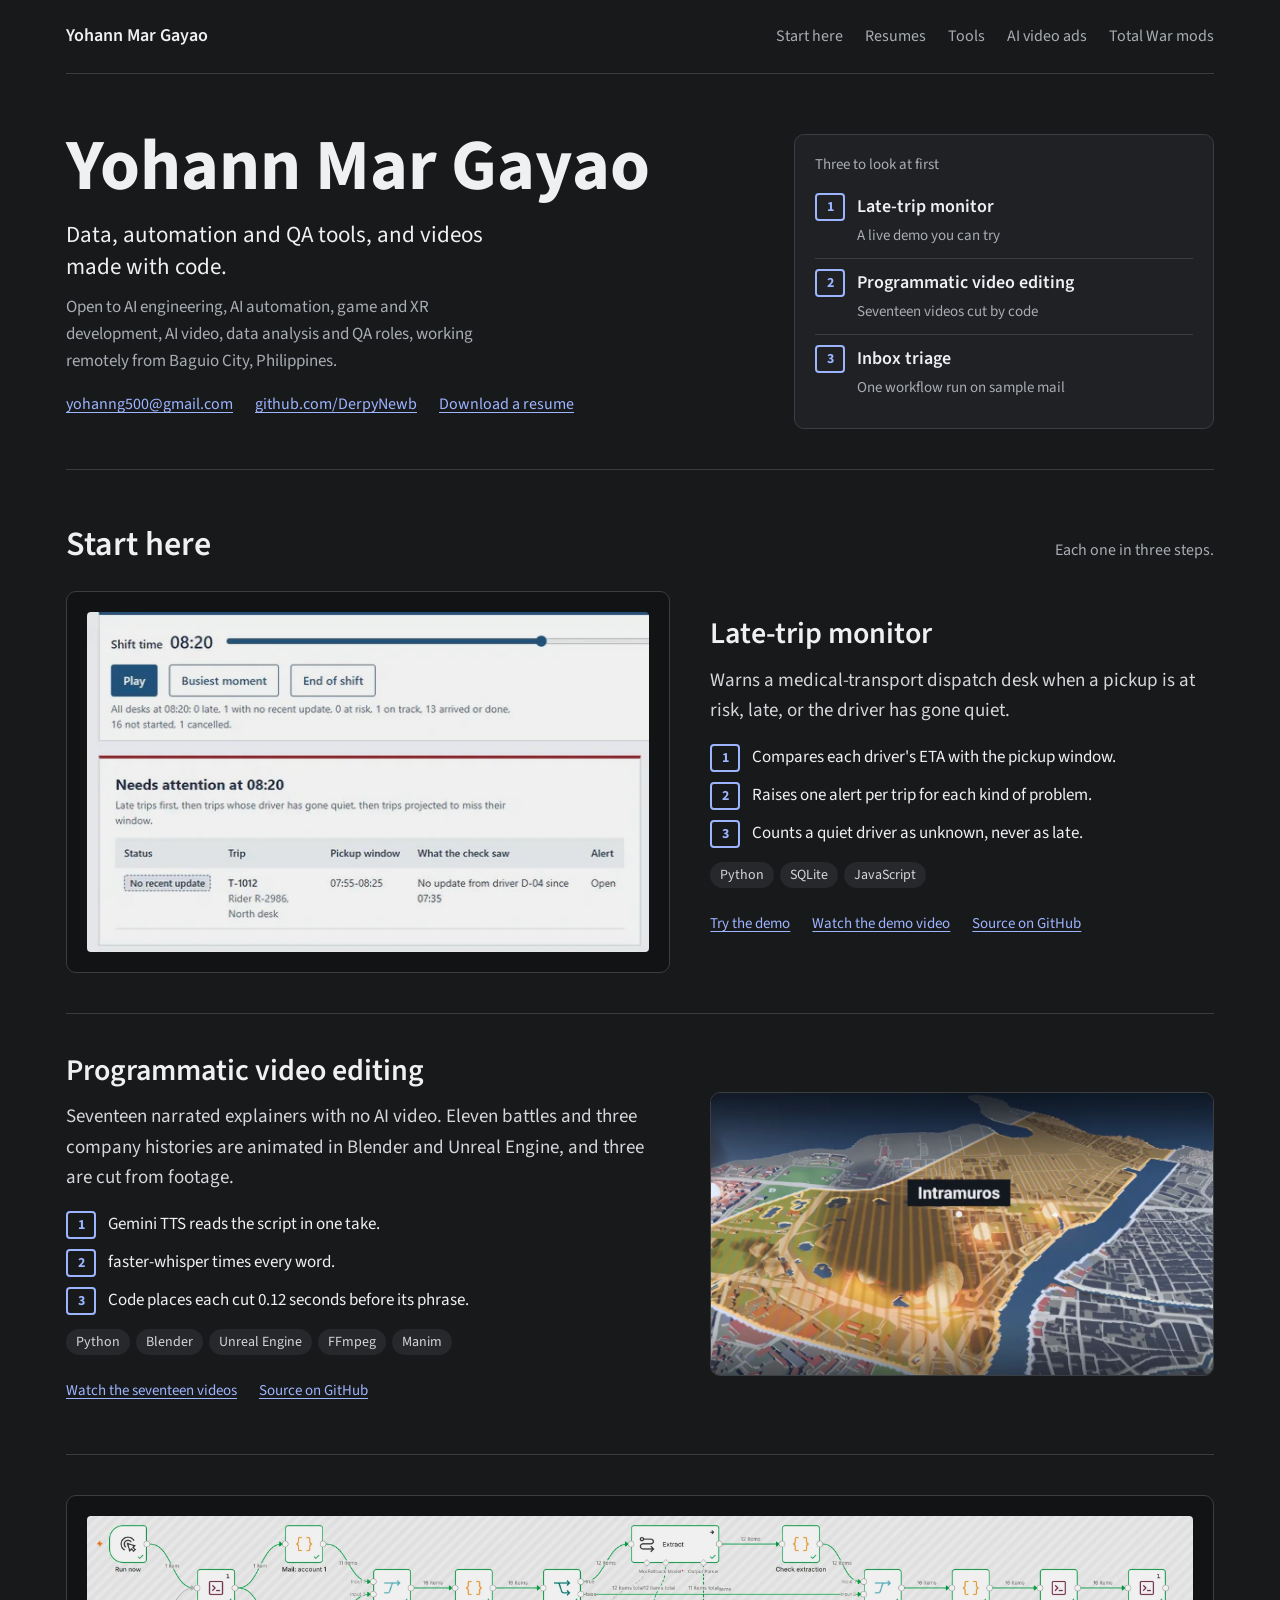
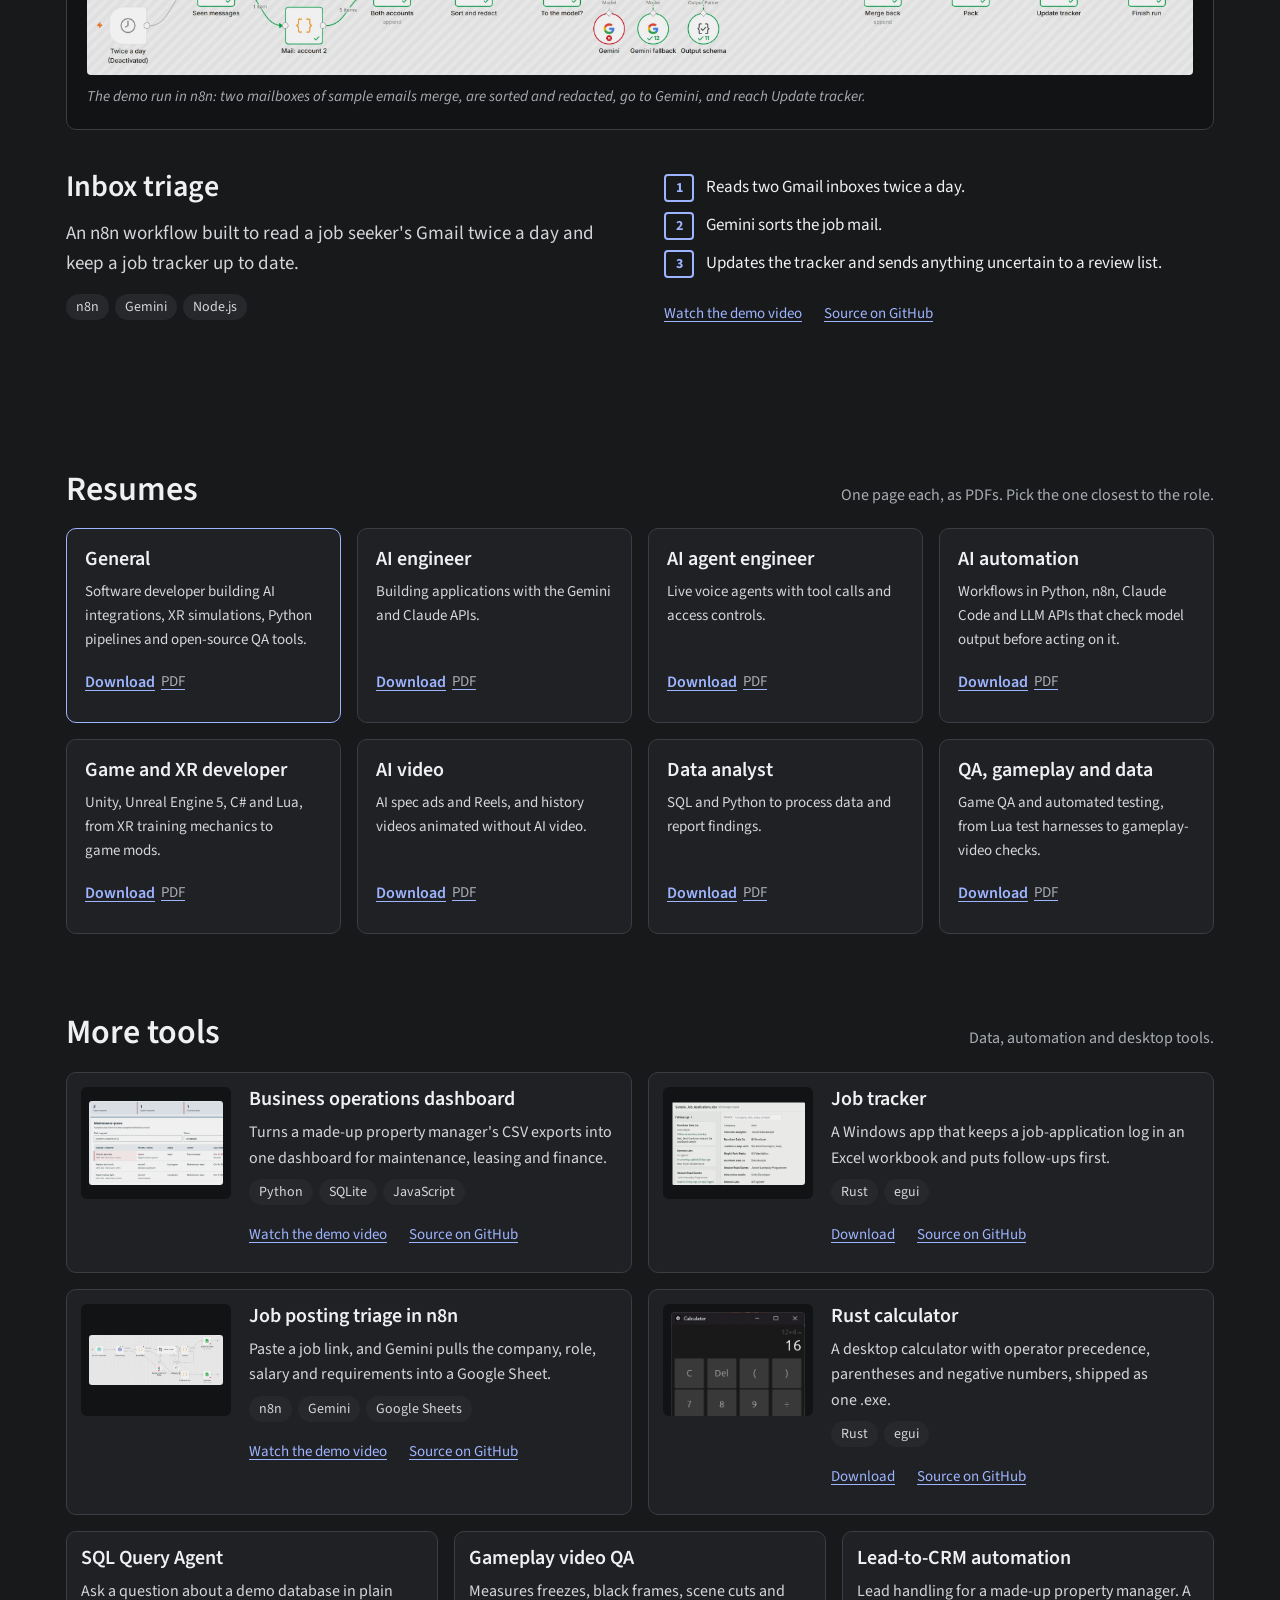
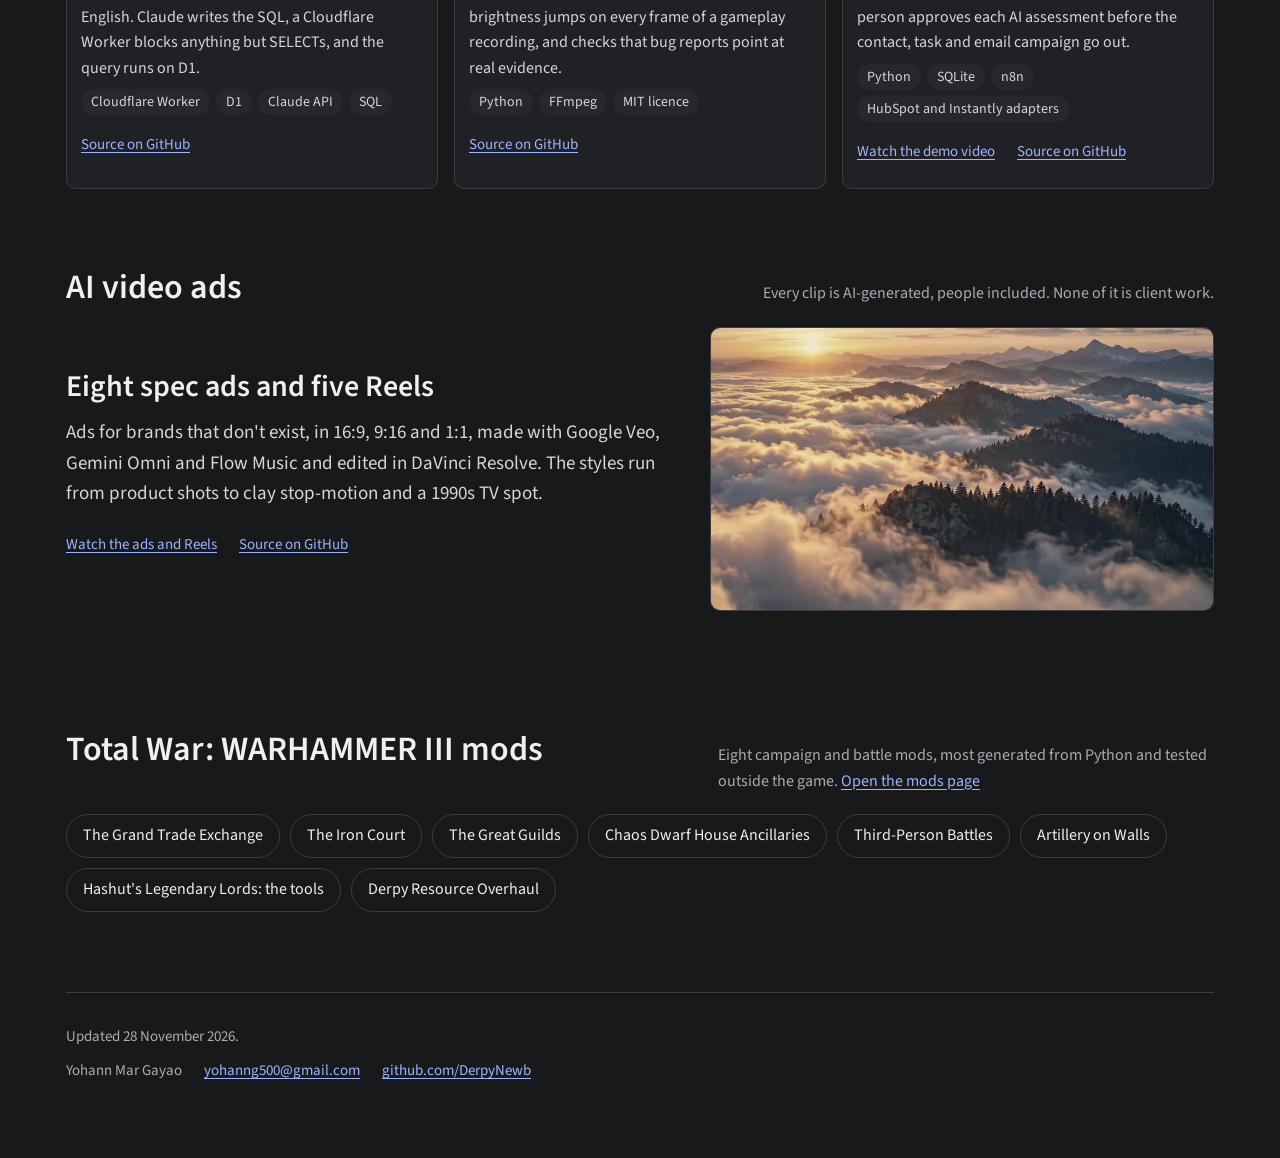
<file: index.html>
<!doctype html>
<html lang="en">
<head>
<meta charset="utf-8">
<meta name="viewport" content="width=device-width, initial-scale=1">
<title>Yohann Mar Gayao, projects</title>
<meta name="description" content="AI, automation, data and QA tools, videos made with code, and resumes to download, by Yohann Mar Gayao, with Total War: WARHAMMER III mods on their own page.">
<link rel="icon" href="data:,">
<link rel="preconnect" href="https://fonts.googleapis.com">
<link rel="preconnect" href="https://fonts.gstatic.com" crossorigin>
<link href="https://fonts.googleapis.com/css2?family=Source+Sans+3:ital,wght@0,400;0,600;0,700;1,400&display=swap" rel="stylesheet">
<link rel="stylesheet" href="style.css">
<script>document.documentElement.classList.add('js')</script>
</head>
<body>
<div class="wrap">
<div class="bar">
  <a class="brand" href="#top">Yohann Mar Gayao</a>
  <nav aria-label="On this page"><a href="#start">Start here</a><a href="#resumes">Resumes</a><a href="#tools">Tools</a><a href="#video">AI video ads</a><a href="#mods">Total War mods</a></nav>
</div>

<header class="top" id="top">
  <div>
    <h1>Yohann Mar Gayao</h1>
    <p class="tagline">Data, automation and QA tools, and videos made with code.</p>
    <p class="role">Open to AI engineering, AI automation, game and XR development, AI video, data analysis and QA roles, working remotely from Baguio City, Philippines.</p>
    <ul class="reach">
      <li><a href="mailto:yohanng500@gmail.com">yohanng500@gmail.com</a></li>
      <li><a href="https://github.com/DerpyNewb">github.com/DerpyNewb</a></li>
      <li><a href="#resumes">Download a resume</a></li>
    </ul>
  </div>
  <nav class="index" aria-label="Three to look at first">
    <p>Three to look at first</p>
    <ol>
      <li><a href="#late-trip"><span class="n">1</span><b>Late-trip monitor</b><span>A live demo you can try</span></a></li>
      <li><a href="#video-editing"><span class="n">2</span><b>Programmatic video editing</b><span>Seventeen videos cut by code</span></a></li>
      <li><a href="#inbox-triage"><span class="n">3</span><b>Inbox triage</b><span>One workflow run on sample mail</span></a></li>
    </ol>
  </nav>
</header>

<main>
<section id="start" aria-labelledby="start-title" style="margin-top: 56px">
  <div class="head"><h2 id="start-title">Start here</h2><p>Each one in three steps.</p></div>

  <article class="case" id="late-trip">
    <div class="shot ui"><img src="img/late-trip.webp" width="580" height="350" alt="The demo at 08:20 in the sample shift. One trip needs attention because its driver has gone quiet."></div>
    <div class="txt">
      <h3>Late-trip monitor</h3>
      <p class="say">Warns a medical-transport dispatch desk when a pickup is at risk, late, or the driver has gone quiet.</p>
      <ol class="steps">
        <li><span class="n">1</span><span>Compares each driver's ETA with the pickup window.</span></li>
        <li><span class="n">2</span><span>Raises one alert per trip for each kind of problem.</span></li>
        <li><span class="n">3</span><span>Counts a quiet driver as unknown, never as late.</span></li>
      </ol>
      <ul class="stack"><li>Python</li><li>SQLite</li><li>JavaScript</li></ul>
      <p class="links"><a href="https://derpynewb.github.io/late-trip-monitor/">Try the demo<span class="vh">: Late-trip monitor</span></a><a href="https://youtu.be/g_FwG51fp8w">Watch the demo video<span class="vh">: Late-trip monitor</span></a><a href="https://github.com/DerpyNewb/late-trip-monitor">Source on GitHub<span class="vh">: Late-trip monitor</span></a></p>
    </div>
  </article>

  <article class="case flip" id="video-editing">
    <div class="shot"><img src="img/manila.webp" width="1080" height="608" alt="Manila in 3D during the 1945 battle: Intramuros, labelled, glows with fires under amber stripes marking Japanese-held ground, and the Pasig runs beside it."></div>
    <div class="txt">
      <h3>Programmatic video editing</h3>
      <p class="say">Seventeen narrated explainers with no AI video. Eleven battles and three company histories are animated in Blender and Unreal Engine, and three are cut from footage.</p>
      <ol class="steps">
        <li><span class="n">1</span><span>Gemini TTS reads the script in one take.</span></li>
        <li><span class="n">2</span><span>faster-whisper times every word.</span></li>
        <li><span class="n">3</span><span>Code places each cut 0.12 seconds before its phrase.</span></li>
      </ol>
      <ul class="stack"><li>Python</li><li>Blender</li><li>Unreal Engine</li><li>FFmpeg</li><li>Manim</li></ul>
      <p class="links"><a href="https://derpynewb.github.io/programmatic-video-editing/">Watch the seventeen videos</a><a href="https://github.com/DerpyNewb/programmatic-video-editing">Source on GitHub<span class="vh">: Programmatic video editing</span></a></p>
    </div>
  </article>

  <article class="case wide" id="inbox-triage">
    <figure class="shot ui"><img src="img/inbox-triage.webp" width="3400" height="490" alt="The inbox triage workflow on the n8n canvas, from Run now to Finish run."><figcaption>The demo run in n8n: two mailboxes of sample emails merge, are sorted and redacted, go to Gemini, and reach Update tracker.</figcaption></figure>
    <div class="txt">
      <div>
        <h3>Inbox triage</h3>
        <p class="say">An n8n workflow built to read a job seeker's Gmail twice a day and keep a job tracker up to date.</p>
        <ul class="stack"><li>n8n</li><li>Gemini</li><li>Node.js</li></ul>
      </div>
      <ol class="steps">
        <li><span class="n">1</span><span>Reads two Gmail inboxes twice a day.</span></li>
        <li><span class="n">2</span><span>Gemini sorts the job mail.</span></li>
        <li><span class="n">3</span><span>Updates the tracker and sends anything uncertain to a review list.</span></li>
      </ol>
      <p class="links"><a href="https://youtu.be/6HLKQQUJvLs">Watch the demo video<span class="vh">: Inbox triage</span></a><a href="https://github.com/DerpyNewb/inbox-triage">Source on GitHub<span class="vh">: Inbox triage</span></a></p>
    </div>
  </article>
</section>

<section id="resumes" aria-labelledby="resumes-title">
  <div class="head"><h2 id="resumes-title">Resumes</h2><p>One page each, as PDFs. Pick the one closest to the role.</p></div>
  <ul class="resumes">
    <li><h3>General</h3><p>Software developer building AI integrations, XR simulations, Python pipelines and open-source QA tools.</p><a href="resumes/Yohann_Mar_Gayao_Resume.pdf" download>Download<span class="vh"> the general resume</span><span class="facts">PDF</span></a></li>
    <li><h3>AI engineer</h3><p>Building applications with the Gemini and Claude APIs.</p><a href="resumes/Yohann_Mar_Gayao_Resume_AI_Engineer.pdf" download>Download<span class="vh"> the AI engineer resume</span><span class="facts">PDF</span></a></li>
    <li><h3>AI agent engineer</h3><p>Live voice agents with tool calls and access controls.</p><a href="resumes/Yohann_Mar_Gayao_Resume_AI_Agent_Engineer.pdf" download>Download<span class="vh"> the AI agent engineer resume</span><span class="facts">PDF</span></a></li>
    <li><h3>AI automation</h3><p>Workflows in Python, n8n, Claude Code and LLM APIs that check model output before acting on it.</p><a href="resumes/Yohann_Mar_Gayao_Resume_AI_Automation.pdf" download>Download<span class="vh"> the AI automation resume</span><span class="facts">PDF</span></a></li>
    <li><h3>Game and XR developer</h3><p>Unity, Unreal Engine 5, C# and Lua, from XR training mechanics to game mods.</p><a href="resumes/Yohann_Mar_Gayao_Resume_Game_XR_Developer.pdf" download>Download<span class="vh"> the game and XR developer resume</span><span class="facts">PDF</span></a></li>
    <li><h3>AI video</h3><p>AI spec ads and Reels, and history videos animated without AI video.</p><a href="resumes/Yohann_Mar_Gayao_Resume_AI_Video.pdf" download>Download<span class="vh"> the AI video resume</span><span class="facts">PDF</span></a></li>
    <li><h3>Data analyst</h3><p>SQL and Python to process data and report findings.</p><a href="resumes/Yohann_Mar_Gayao_Resume_Data_Analyst.pdf" download>Download<span class="vh"> the data analyst resume</span><span class="facts">PDF</span></a></li>
    <li><h3>QA, gameplay and data</h3><p>Game QA and automated testing, from Lua test harnesses to gameplay-video checks.</p><a href="resumes/Yohann_Mar_Gayao_Resume_QA.pdf" download>Download<span class="vh"> the QA resume</span><span class="facts">PDF</span></a></li>
  </ul>
</section>

<section id="tools" aria-labelledby="tools-title">
  <div class="head"><h2 id="tools-title">More tools</h2><p>Data, automation and desktop tools.</p></div>
  <div class="rows">
    <article class="mini">
      <div class="th"><img src="img/dashboard.webp" loading="lazy" width="720" height="450" alt="Open, urgent and overdue counts above the maintenance queue."></div>
      <div class="txt"><h3>Business operations dashboard</h3>
        <p>Turns a made-up property manager's CSV exports into one dashboard for maintenance, leasing and finance.</p>
        <ul class="stack"><li>Python</li><li>SQLite</li><li>JavaScript</li></ul>
        <p class="links"><a href="https://youtu.be/l6K9MAj0voo">Watch the demo video<span class="vh">: Business operations dashboard</span></a><a href="https://github.com/DerpyNewb/business-operations-dashboard">Source on GitHub<span class="vh">: Business operations dashboard</span></a></p></div>
    </article>
    <article class="mini">
      <div class="th"><img src="img/job-tracker.webp" loading="lazy" width="720" height="450" alt="The tracker with a list of applications and a follow-up column showing four that need attention."></div>
      <div class="txt"><h3>Job tracker</h3>
        <p>A Windows app that keeps a job-application log in an Excel workbook and puts follow-ups first.</p>
        <ul class="stack"><li>Rust</li><li>egui</li></ul>
        <p class="links"><a href="https://github.com/DerpyNewb/job-tracker/releases/latest">Download<span class="vh">: Job tracker</span></a><a href="https://github.com/DerpyNewb/job-tracker">Source on GitHub<span class="vh">: Job tracker</span></a></p></div>
    </article>
    <article class="mini">
      <div class="th"><img src="img/n8n.webp" loading="lazy" width="850" height="320" alt="The workflow on the n8n canvas: form, fetch, clean, extract fields, validate, then append to the tracker or log the failure."></div>
      <div class="txt"><h3>Job posting triage in n8n</h3>
        <p>Paste a job link, and Gemini pulls the company, role, salary and requirements into a Google Sheet.</p>
        <ul class="stack"><li>n8n</li><li>Gemini</li><li>Google Sheets</li></ul>
        <p class="links"><a href="https://youtu.be/S-9qHvaUG3E">Watch the demo video<span class="vh">: Job posting triage</span></a><a href="https://github.com/DerpyNewb/automation-portfolio">Source on GitHub<span class="vh">: Job posting triage</span></a></p></div>
    </article>
    <article class="mini">
      <div class="th"><img src="img/calculator.webp" loading="lazy" width="322" height="492" alt="The calculator showing 12+4 = 16."></div>
      <div class="txt"><h3>Rust calculator</h3>
        <p>A desktop calculator with operator precedence, parentheses and negative numbers, shipped as one .exe.</p>
        <ul class="stack"><li>Rust</li><li>egui</li></ul>
        <p class="links"><a href="https://github.com/DerpyNewb/rust-calculator/releases/latest">Download<span class="vh">: Rust calculator</span></a><a href="https://github.com/DerpyNewb/rust-calculator">Source on GitHub<span class="vh">: Rust calculator</span></a></p></div>
    </article>
  </div>
  <div class="rows trio">
    <article class="mini"><div class="txt"><h3>SQL Query Agent</h3>
      <p>Ask a question about a demo database in plain English. Claude writes the SQL, a Cloudflare Worker blocks anything but SELECTs, and the query runs on D1.</p>
      <ul class="stack"><li>Cloudflare Worker</li><li>D1</li><li>Claude API</li><li>SQL</li></ul>
      <p class="links"><a href="https://github.com/DerpyNewb/SQL-Agent-Demo">Source on GitHub<span class="vh">: SQL Query Agent</span></a></p></div>
    </article>
    <article class="mini"><div class="txt"><h3>Gameplay video QA</h3>
      <p>Measures freezes, black frames, scene cuts and brightness jumps on every frame of a gameplay recording, and checks that bug reports point at real evidence.</p>
      <ul class="stack"><li>Python</li><li>FFmpeg</li><li>MIT licence</li></ul>
      <p class="links"><a href="https://github.com/DerpyNewb/gameplay-video-qa">Source on GitHub<span class="vh">: Gameplay video QA</span></a></p></div>
    </article>
    <article class="mini"><div class="txt"><h3>Lead-to-CRM automation</h3>
      <p>Lead handling for a made-up property manager. A person approves each AI assessment before the contact, task and email campaign go out.</p>
      <ul class="stack"><li>Python</li><li>SQLite</li><li>n8n</li><li>HubSpot and Instantly adapters</li></ul>
      <p class="links"><a href="https://youtu.be/FQTKF4tTyXI">Watch the demo video<span class="vh">: Lead-to-CRM automation</span></a><a href="https://github.com/DerpyNewb/lead-crm-automation">Source on GitHub<span class="vh">: Lead-to-CRM automation</span></a></p></div>
    </article>
  </div>
</section>

<section id="video" aria-labelledby="video-title">
  <div class="head"><h2 id="video-title">AI video ads</h2><p>Every clip is AI-generated, people included. None of it is client work.</p></div>
  <article class="case flip" style="padding-top: 0; border: 0">
    <div class="shot"><img src="img/mistline.webp" loading="lazy" width="1280" height="720" alt="Forested ridges above a sea of cloud at sunrise."></div>
    <div class="txt">
      <h3>Eight spec ads and five Reels</h3>
      <p class="say">Ads for brands that don't exist, in 16:9, 9:16 and 1:1, made with Google Veo, Gemini Omni and Flow Music and edited in DaVinci Resolve. The styles run from product shots to clay stop-motion and a 1990s TV spot.</p>
      <p class="links"><a href="https://derpynewb.github.io/ai-video-ads/">Watch the ads and Reels</a><a href="https://github.com/DerpyNewb/ai-video-ads">Source on GitHub<span class="vh">: AI video ads</span></a></p>
    </div>
  </article>
</section>

<section id="mods" aria-labelledby="mods-title">
  <div class="head"><h2 id="mods-title">Total War: WARHAMMER&nbsp;III mods</h2><p>Eight campaign and battle mods, most generated from Python and tested outside the game. <a href="mods.html">Open the mods page</a></p></div>
  <ul class="modlist">
    <li><a href="mods.html#grand-trade-exchange">The Grand Trade Exchange</a></li>
    <li><a href="mods.html#iron-court">The Iron Court</a></li>
    <li><a href="mods.html#great-guilds">The Great Guilds</a></li>
    <li><a href="mods.html#house-ancillaries">Chaos Dwarf House Ancillaries</a></li>
    <li><a href="mods.html#third-person-battles">Third-Person Battles</a></li>
    <li><a href="mods.html#artillery-on-walls">Artillery on Walls</a></li>
    <li><a href="mods.html#hashut-legendary-lords">Hashut's Legendary Lords: the tools</a></li>
    <li><a href="mods.html#resource-overhaul">Derpy Resource Overhaul</a></li>
  </ul>
</section>
</main>

<footer>
  <p>Updated 28 November 2026.</p>
  <ul class="contact">
    <li>Yohann Mar Gayao</li>
    <li><a href="mailto:yohanng500@gmail.com">yohanng500@gmail.com</a></li>
    <li><a href="https://github.com/DerpyNewb">github.com/DerpyNewb</a></li>
  </ul>
</footer>

</div>
<script>
const blocks = document.querySelectorAll('header.top > div > *, .index li, .head, .case, .resumes li, .mini, .modlist li');
if ('IntersectionObserver' in window) {
  const seen = new IntersectionObserver(entries => {
    let i = 0;
    for (const e of entries) {
      if (!e.isIntersecting) continue;
      e.target.style.setProperty('--d', Math.min(i++ * 60, 300) + 'ms');
      e.target.classList.add('in');
      seen.unobserve(e.target);
    }
  }, { rootMargin: '0px 0px -6% 0px' });
  blocks.forEach(el => seen.observe(el));
} else {
  blocks.forEach(el => el.classList.add('in'));
}
</script>
</body>
</html>
</file>
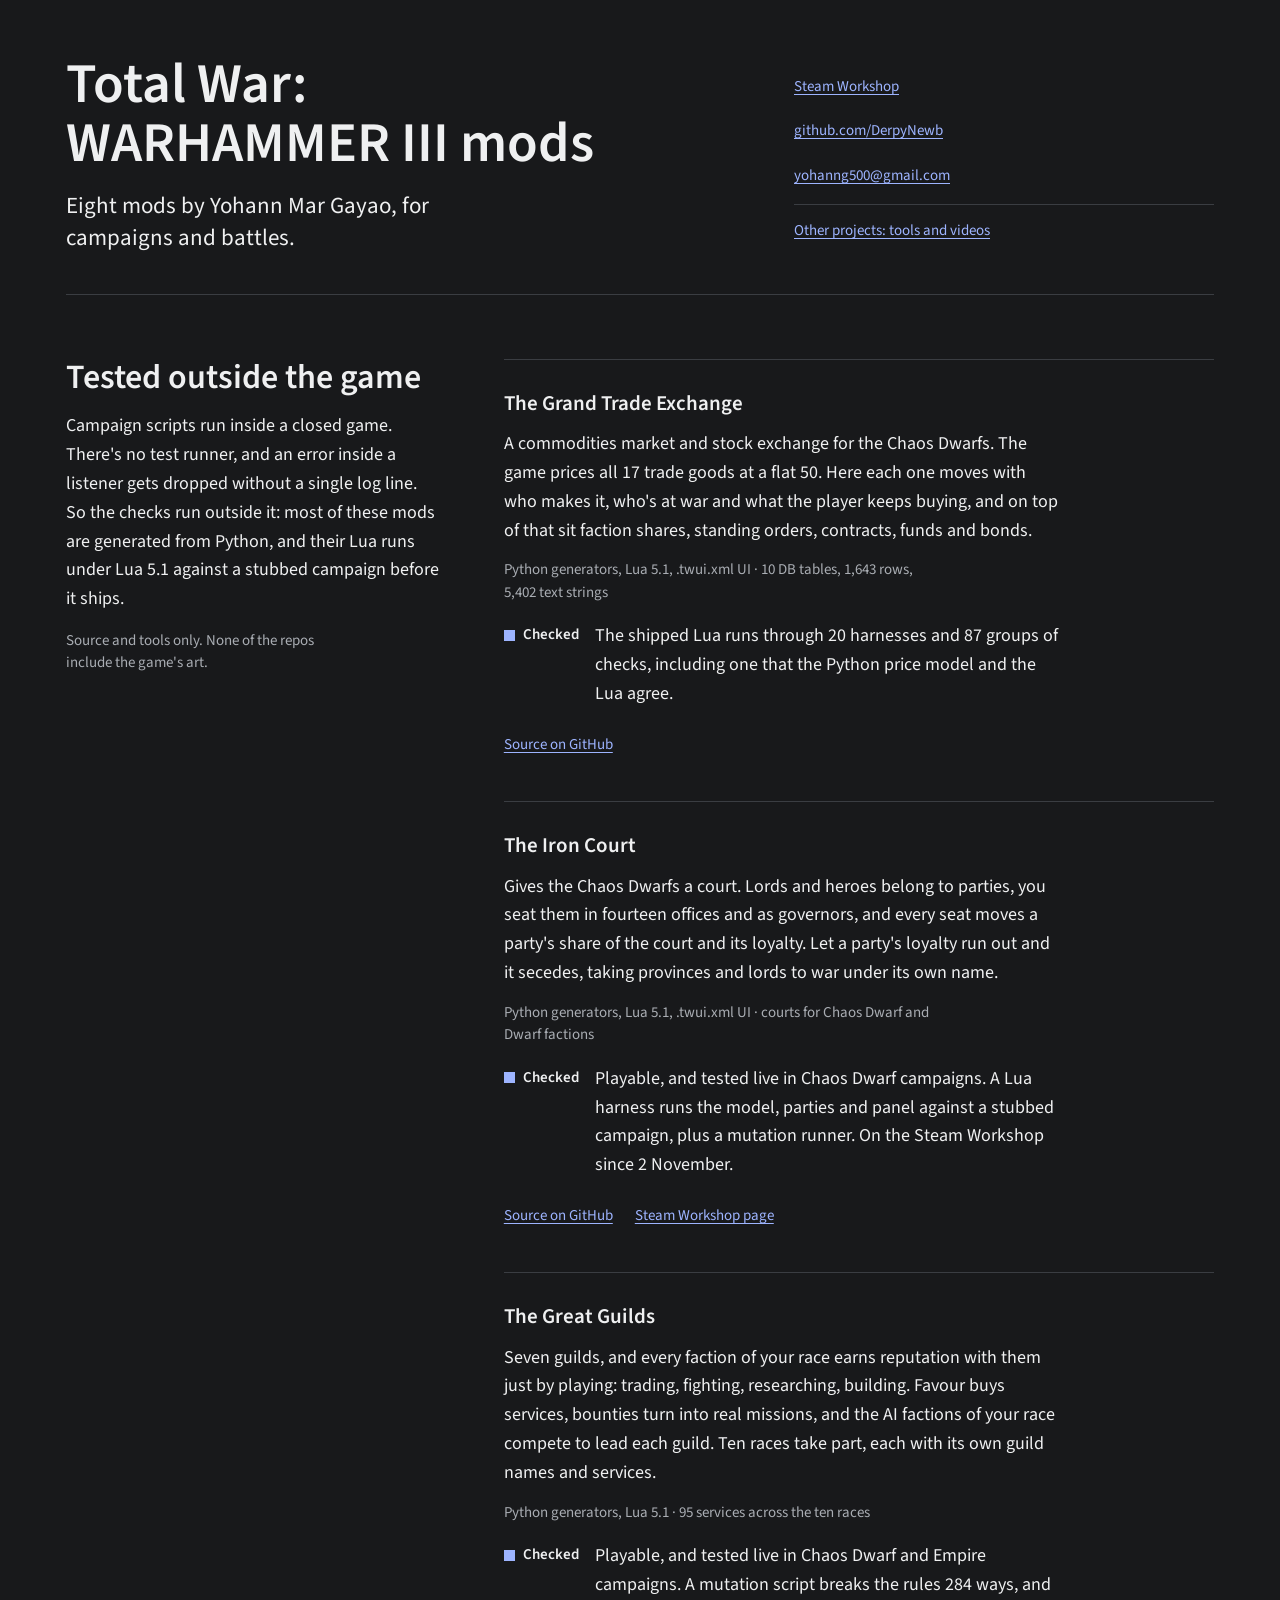
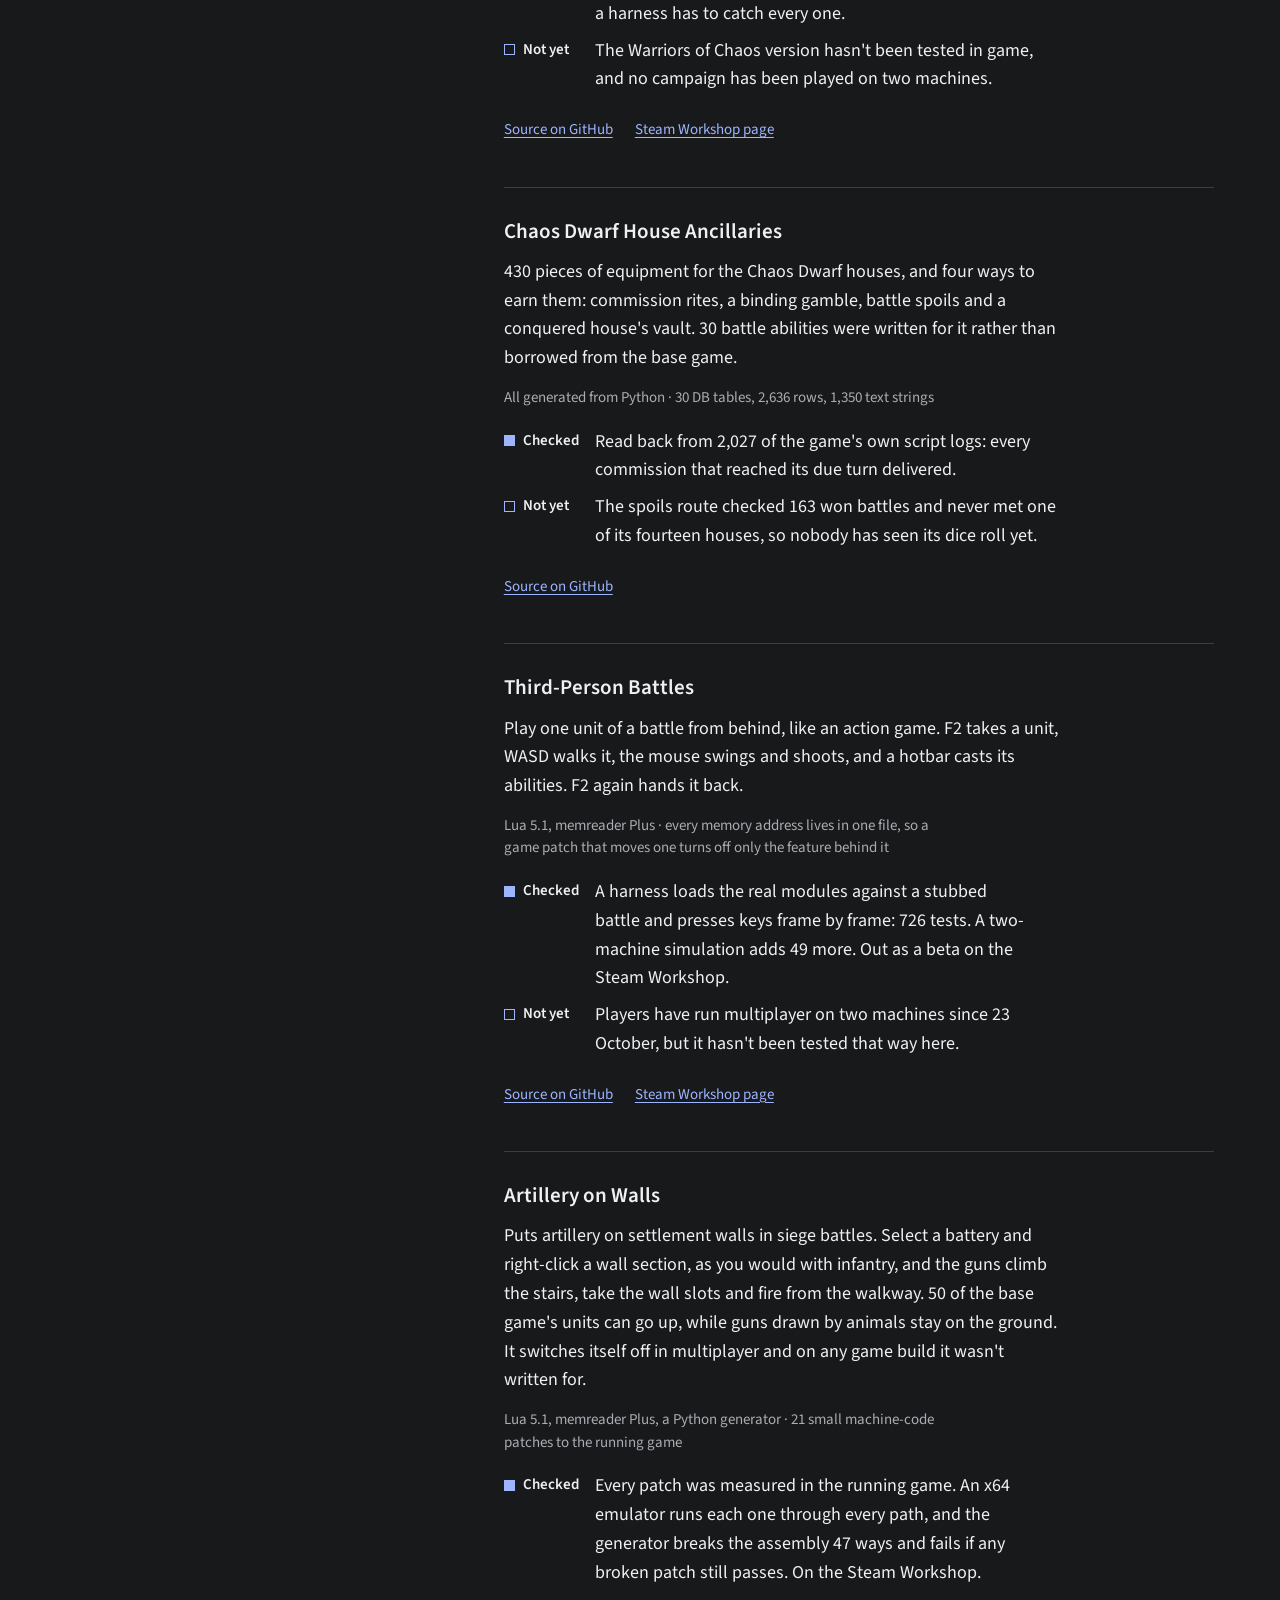
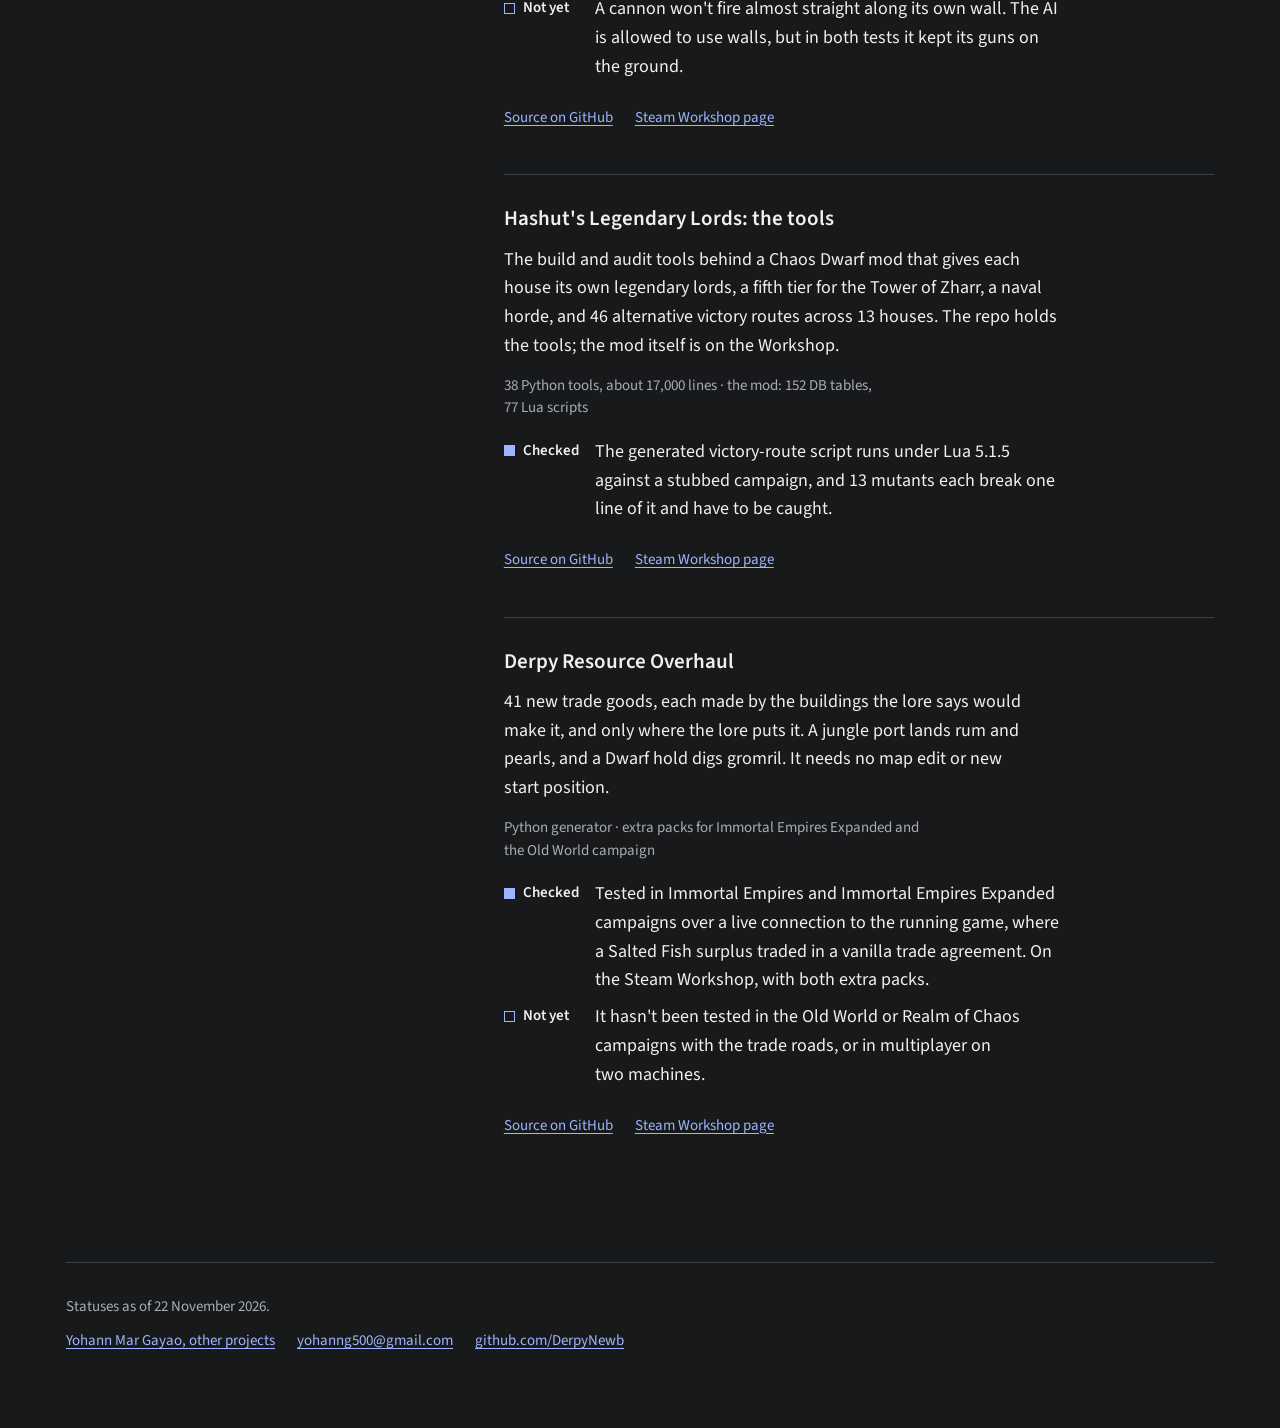
<file: mods.html>
<!doctype html>
<html lang="en">
<head>
<meta charset="utf-8">
<meta name="viewport" content="width=device-width, initial-scale=1">
<title>Total War: WARHAMMER III mods, Yohann Mar Gayao</title>
<meta name="description" content="Eight Total War: WARHAMMER III mods by Yohann Mar Gayao, most generated from Python and tested outside the game. Each one says what has been checked and what hasn't.">
<link rel="icon" href="data:,">
<link rel="preconnect" href="https://fonts.googleapis.com">
<link rel="preconnect" href="https://fonts.gstatic.com" crossorigin>
<link href="https://fonts.googleapis.com/css2?family=Source+Sans+3:ital,wght@0,400;0,600;1,400&display=swap" rel="stylesheet">
<link rel="stylesheet" href="style.css">
</head>
<body>
<div class="wrap">

<header class="top">
  <div>
    <h1 class="long">Total War: WARHAMMER&nbsp;III mods</h1>
    <p class="tagline">Eight mods by Yohann Mar Gayao, for campaigns and battles.</p>
  </div>
  <div>
  <ul class="contact">
    <li><a href="https://steamcommunity.com/id/d3rpyn3wb/myworkshopfiles/?appid=1142710">Steam Workshop</a></li>
    <li><a href="https://github.com/DerpyNewb">github.com/DerpyNewb</a></li>
    <li><a href="mailto:yohanng500@gmail.com">yohanng500@gmail.com</a></li>
  </ul>
  <nav aria-label="Site">
    <a href="index.html">Other projects: tools and videos</a>
  </nav>
  </div>
</header>

<main class="mods">
  <div class="lede">
    <h2>Tested outside the game</h2>
    <p>Campaign scripts run inside a closed game. There's no test runner, and an error inside a listener gets dropped without a single log line. So the checks run outside it: most of these mods are generated from Python, and their Lua runs under Lua 5.1 against a stubbed campaign before it ships.</p>
    <p class="facts">Source and tools only. None of the repos include the game's art.</p>
  </div>

  <div>
    <article class="project" id="grand-trade-exchange">
      <h2>The Grand Trade Exchange</h2>
      <p>A commodities market and stock exchange for the Chaos Dwarfs. The game prices all 17 trade goods at a flat 50. Here each one moves with who makes it, who's at war and what the player keeps buying, and on top of that sit faction shares, standing orders, contracts, funds and bonds.</p>
      <p class="facts">Python generators, Lua&nbsp;5.1, .twui.xml UI · 10&nbsp;DB tables, 1,643&nbsp;rows, 5,402&nbsp;text strings</p>
      <dl class="ledger">
        <dt class="done">Checked</dt><dd>The shipped Lua runs through 20 harnesses and 87 groups of checks, including one that the Python price model and the Lua agree.</dd>
      </dl>
      <p class="links"><a href="https://github.com/DerpyNewb/Grand-Trade-Exchange">Source on GitHub<span class="vh">: The Grand Trade Exchange</span></a></p>
    </article>

    <article class="project" id="iron-court">
      <h2>The Iron Court</h2>
      <p>Gives the Chaos Dwarfs a court. Lords and heroes belong to parties, you seat them in fourteen offices and as governors, and every seat moves a party's share of the court and its loyalty. Let a party's loyalty run out and it secedes, taking provinces and lords to war under its own name.</p>
      <p class="facts">Python generators, Lua&nbsp;5.1, .twui.xml UI · courts for Chaos Dwarf and Dwarf factions</p>
      <dl class="ledger">
        <dt class="done">Checked</dt><dd>Playable, and tested live in Chaos Dwarf campaigns. A Lua harness runs the model, parties and panel against a stubbed campaign, plus a mutation runner. On the Steam Workshop since 2 November.</dd>
      </dl>
      <p class="links"><a href="https://github.com/DerpyNewb/derpy-iron-court">Source on GitHub<span class="vh">: The Iron Court</span></a><a href="https://steamcommunity.com/sharedfiles/filedetails/?id=3832328087">Steam Workshop page<span class="vh">: The Iron Court</span></a></p>
    </article>

    <article class="project" id="great-guilds">
      <h2>The Great Guilds</h2>
      <p>Seven guilds, and every faction of your race earns reputation with them just by playing: trading, fighting, researching, building. Favour buys services, bounties turn into real missions, and the AI factions of your race compete to lead each guild. Ten races take part, each with its own guild names and services.</p>
      <p class="facts">Python generators, Lua&nbsp;5.1 · 95&nbsp;services across the ten races</p>
      <dl class="ledger">
        <dt class="done">Checked</dt><dd>Playable, and tested live in Chaos Dwarf and Empire campaigns. A mutation script breaks the rules 284 ways, and a harness has to catch every one.</dd>
        <dt>Not yet</dt><dd>The Warriors of Chaos version hasn't been tested in game, and no campaign has been played on two machines.</dd>
      </dl>
      <p class="links"><a href="https://github.com/DerpyNewb/derpy-great-guilds">Source on GitHub<span class="vh">: The Great Guilds</span></a><a href="https://steamcommunity.com/sharedfiles/filedetails/?id=3815248936">Steam Workshop page<span class="vh">: The Great Guilds</span></a></p>
    </article>

    <article class="project" id="house-ancillaries">
      <h2>Chaos Dwarf House Ancillaries</h2>
      <p>430 pieces of equipment for the Chaos Dwarf houses, and four ways to earn them: commission rites, a binding gamble, battle spoils and a conquered house's vault. 30 battle abilities were written for it rather than borrowed from the base game.</p>
      <p class="facts">All generated from Python · 30&nbsp;DB tables, 2,636&nbsp;rows, 1,350&nbsp;text strings</p>
      <dl class="ledger">
        <dt class="done">Checked</dt><dd>Read back from 2,027 of the game's own script logs: every commission that reached its due turn delivered.</dd>
        <dt>Not yet</dt><dd>The spoils route checked 163 won battles and never met one of its fourteen houses, so nobody has seen its dice roll yet.</dd>
      </dl>
      <p class="links"><a href="https://github.com/DerpyNewb/Chaos-Dwarf-House-Ancillaries">Source on GitHub<span class="vh">: Chaos Dwarf House Ancillaries</span></a></p>
    </article>

    <article class="project" id="third-person-battles">
      <h2>Third-Person Battles</h2>
      <p>Play one unit of a battle from behind, like an action game. F2 takes a unit, WASD walks it, the mouse swings and shoots, and a hotbar casts its abilities. F2 again hands it back.</p>
      <p class="facts">Lua&nbsp;5.1, memreader Plus · every memory address lives in one file, so a game patch that moves one turns off only the feature behind it</p>
      <dl class="ledger">
        <dt class="done">Checked</dt><dd>A harness loads the real modules against a stubbed battle and presses keys frame by frame: 726 tests. A two-machine simulation adds 49 more. Out as a beta on the Steam Workshop.</dd>
        <dt>Not yet</dt><dd>Players have run multiplayer on two machines since 23 October, but it hasn't been tested that way here.</dd>
      </dl>
      <p class="links"><a href="https://github.com/DerpyNewb/derpy-third-person-battles">Source on GitHub<span class="vh">: Third-Person Battles</span></a><a href="https://steamcommunity.com/sharedfiles/filedetails/?id=3822187184">Steam Workshop page<span class="vh">: Third-Person Battles</span></a></p>
    </article>

    <article class="project" id="artillery-on-walls">
      <h2>Artillery on Walls</h2>
      <p>Puts artillery on settlement walls in siege battles. Select a battery and right-click a wall section, as you would with infantry, and the guns climb the stairs, take the wall slots and fire from the walkway. 50 of the base game's units can go up, while guns drawn by animals stay on the ground. It switches itself off in multiplayer and on any game build it wasn't written for.</p>
      <p class="facts">Lua&nbsp;5.1, memreader Plus, a Python generator · 21&nbsp;small machine-code patches to the running game</p>
      <dl class="ledger">
        <dt class="done">Checked</dt><dd>Every patch was measured in the running game. An x64 emulator runs each one through every path, and the generator breaks the assembly 47 ways and fails if any broken patch still passes. On the Steam Workshop.</dd>
        <dt>Not yet</dt><dd>A cannon won't fire almost straight along its own wall. The AI is allowed to use walls, but in both tests it kept its guns on the ground.</dd>
      </dl>
      <p class="links"><a href="https://github.com/DerpyNewb/derpy-artillery-on-walls">Source on GitHub<span class="vh">: Artillery on Walls</span></a><a href="https://steamcommunity.com/sharedfiles/filedetails/?id=3837212899">Steam Workshop page<span class="vh">: Artillery on Walls</span></a></p>
    </article>

    <article class="project" id="hashut-legendary-lords">
      <h2>Hashut's Legendary Lords: the tools</h2>
      <p>The build and audit tools behind a Chaos Dwarf mod that gives each house its own legendary lords, a fifth tier for the Tower of Zharr, a naval horde, and 46 alternative victory routes across 13 houses. The repo holds the tools; the mod itself is on the Workshop.</p>
      <p class="facts">38&nbsp;Python tools, about 17,000&nbsp;lines · the mod: 152&nbsp;DB tables, 77&nbsp;Lua scripts</p>
      <dl class="ledger">
        <dt class="done">Checked</dt><dd>The generated victory-route script runs under Lua 5.1.5 against a stubbed campaign, and 13 mutants each break one line of it and have to be caught.</dd>
      </dl>
      <p class="links"><a href="https://github.com/DerpyNewb/derpy-hashut-legendary-lords">Source on GitHub<span class="vh">: Hashut's Legendary Lords tools</span></a><a href="https://steamcommunity.com/sharedfiles/filedetails/?id=3432966208">Steam Workshop page<span class="vh">: Hashut's Legendary Lords</span></a></p>
    </article>

    <article class="project" id="resource-overhaul">
      <h2>Derpy Resource Overhaul</h2>
      <p>41 new trade goods, each made by the buildings the lore says would make it, and only where the lore puts it. A jungle port lands rum and pearls, and a Dwarf hold digs gromril. It needs no map edit or new start position.</p>
      <p class="facts">Python generator · extra packs for Immortal Empires Expanded and the Old World campaign</p>
      <dl class="ledger">
        <dt class="done">Checked</dt><dd>Tested in Immortal Empires and Immortal Empires Expanded campaigns over a live connection to the running game, where a Salted Fish surplus traded in a vanilla trade agreement. On the Steam Workshop, with both extra packs.</dd>
        <dt>Not yet</dt><dd>It hasn't been tested in the Old World or Realm of Chaos campaigns with the trade roads, or in multiplayer on two machines.</dd>
      </dl>
      <p class="links"><a href="https://github.com/DerpyNewb/derpy-resource-overhaul">Source on GitHub<span class="vh">: Derpy Resource Overhaul</span></a><a href="https://steamcommunity.com/sharedfiles/filedetails/?id=3833299348">Steam Workshop page<span class="vh">: Derpy Resource Overhaul</span></a></p>
    </article>
  </div>
</main>

<footer>
  <p>Statuses as of 22 November 2026.</p>
  <ul class="contact">
    <li><a href="index.html">Yohann Mar Gayao, other projects</a></li>
    <li><a href="mailto:yohanng500@gmail.com">yohanng500@gmail.com</a></li>
    <li><a href="https://github.com/DerpyNewb">github.com/DerpyNewb</a></li>
  </ul>
</footer>

</div>
</body>
</html>
</file>
<file: style.css>
/* Direction and the reason for each choice: DESIGN.md. Shared by index.html and mods.html. */
/* Night mode only (owner's call, 2026-11-22): the dark greys are the only theme. */
:root {
  --paper: #18191b; --card: #202124; --raise: #26282c; --ink: #eff0f1; --soft: #d4d6d9; --muted: #a9adb3; --line: #3a3d42; --accent: #9db4ff;
  --sans: "Source Sans 3", Corbel, "Segoe UI", system-ui, sans-serif;
  color-scheme: dark;
}
* { box-sizing: border-box; }
body { margin: 0; background: var(--paper); color: var(--ink); font: 18px/1.6 var(--sans); }
a { color: var(--accent); text-underline-offset: 3px; }
a:hover { text-decoration-thickness: 2px; }
a:focus-visible { outline: 2px solid var(--accent); outline-offset: 3px; border-radius: 2px; }
.vh { position: absolute; width: 1px; height: 1px; overflow: hidden; clip-path: inset(50%); white-space: nowrap; }
.wrap {
  max-width: 1180px; margin: 0 auto; padding-block: 0 64px;
  padding-left: max(16px, env(safe-area-inset-left, 0px));
  padding-right: max(16px, env(safe-area-inset-right, 0px));
}
h1, h2, h3 { font-weight: 600; margin: 0; text-wrap: balance; }
h1 { font-size: clamp(42px, 6vw, 72px); line-height: 1.02; font-weight: 700; }
h1.long { font-size: clamp(36px, 5vw, 56px); line-height: 1.05; font-weight: 600; }
h2 { font-size: clamp(26px, 3.2vw, 34px); line-height: 1.1; }
h3, .project h2 { font-size: 21px; line-height: 1.25; }
p, dd { margin: 0; text-wrap: pretty; }
img { display: block; max-width: 100%; height: auto; }

/* The bar of section links at the top of the main page. */
.bar { display: flex; flex-wrap: wrap; align-items: center; justify-content: space-between; gap: 0 24px; padding-block: 10px; border-bottom: 1px solid var(--line); }
.bar .brand { color: var(--ink); text-decoration: none; font-weight: 600; padding-block: 12px; }
.bar nav { display: flex; flex-wrap: wrap; gap: 0 22px; }
.bar nav a { color: var(--muted); text-decoration: none; padding-block: 12px; font-size: 16px; }
.bar nav a:hover { color: var(--ink); }

header.top { display: grid; grid-template-columns: minmax(0, 1.6fr) minmax(0, 1fr); gap: 24px 56px; align-items: end;
  padding-block: 56px 40px; border-bottom: 1px solid var(--line); }
.tagline { font-size: clamp(20px, 2vw, 23px); line-height: 1.4; margin-top: 16px; max-width: 40ch; }
.role { color: var(--muted); margin-top: 10px; font-size: 17px; max-width: 52ch; }
.contact, .links, header.top div > nav { display: flex; flex-wrap: wrap; gap: 0 22px; margin: 0; padding: 0; list-style: none;
  font-size: 15px; line-height: 1.5; color: var(--muted); }
.contact li { display: flex; align-items: center; overflow-wrap: anywhere; }
.contact a, .links a, header.top div > nav a { display: inline-block; padding-block: 11px; }
header.top .contact { display: grid; gap: 0; }
header.top div > nav { margin-top: 6px; padding-top: 4px; border-top: 1px solid var(--line); }
.reach { display: flex; flex-wrap: wrap; gap: 0 22px; list-style: none; margin: 6px 0 0; padding: 0; font-size: 16px; }
.reach a { display: inline-block; padding-block: 11px; }
.facts { font-size: 15px; line-height: 1.5; color: var(--muted); font-variant-numeric: tabular-nums; }

/* Start here, numbered: the three projects to look at first. */
.index { background: var(--card); border: 1px solid var(--line); border-radius: 10px; padding: 18px 20px; }
.index p { color: var(--muted); font-size: 15px; margin-bottom: 6px; }
.index ol { list-style: none; margin: 0; padding: 0; }
.index li + li { border-top: 1px solid var(--line); }
.index a { display: grid; grid-template-columns: auto minmax(0, 1fr); gap: 2px 12px; padding: 10px 0; text-decoration: none; color: var(--ink); }
.index b { font-weight: 600; }
.index span:last-child { color: var(--muted); font-size: 15px; }
.index a:hover b { text-decoration: underline; }
.n { display: inline-grid; place-items: center; width: 30px; height: 28px; border: 2px solid var(--accent); border-radius: 4px; color: var(--accent); font-weight: 700; font-size: 14px; line-height: 1; }
.index .n { grid-row: span 2; }

section { margin-top: 80px; }
.head { display: flex; flex-wrap: wrap; align-items: baseline; justify-content: space-between; gap: 6px 24px; margin-bottom: 20px; }
.head p { color: var(--muted); font-size: 16px; max-width: 62ch; }

.stack { display: flex; flex-wrap: wrap; gap: 6px; list-style: none; margin: 0; padding: 0; }
.stack li { font-size: 14px; line-height: 1; padding: 6px 10px; border-radius: 99px; background: var(--raise); color: var(--soft); }

/* A featured project: the picture beside its three steps, alternating sides. */
.case { display: grid; grid-template-columns: minmax(0, 1.2fr) minmax(0, 1fr); gap: 40px; align-items: center; padding-block: 40px; border-top: 1px solid var(--line); }
.case:first-of-type { border-top: 0; padding-top: 8px; }
.case.flip .shot { order: 2; }
.shot { margin: 0; border-radius: 10px; overflow: hidden; background: #121314; border: 1px solid var(--line); }
.shot img { width: 100%; }
/* Screenshots of light apps sit whole on the dark ground, a little dimmed, so they read as pictures of the app. */
.shot.ui { padding: 20px; display: grid; place-items: center; gap: 10px; }
.shot.ui img { border-radius: 4px; filter: brightness(.94); }
.shot figcaption { font-size: 15px; font-style: italic; color: var(--muted); justify-self: start; }
.case .txt { display: grid; gap: 14px; align-content: start; }
.case h3 { font-size: 30px; line-height: 1.15; }
.case .say { font-size: 19px; color: var(--soft); }
.steps { list-style: none; margin: 4px 0 0; padding: 0; display: grid; gap: 10px; }
.steps li { display: grid; grid-template-columns: 30px minmax(0, 1fr); gap: 12px; align-items: start; font-size: 17px; }
/* A canvas too wide for half the row (Inbox triage's 16 nodes in a row) runs across the whole width, text below. */
.case.wide { grid-template-columns: minmax(0, 1fr); }
.case.wide .txt { grid-template-columns: minmax(0, 1fr) minmax(0, 1fr); gap: 14px 48px; }
.case.wide .txt > :first-child { grid-row: span 3; display: grid; gap: 14px; align-content: start; }

/* Resumes: one card per role, each a one-page PDF. */
.resumes { display: grid; grid-template-columns: repeat(4, minmax(0, 1fr)); gap: 16px; list-style: none; margin: 0; padding: 0; }
.resumes li { background: var(--card); border: 1px solid var(--line); border-radius: 10px; padding: 18px; display: grid; gap: 8px; grid-template-rows: auto 1fr auto; }
.resumes li:first-child { border-color: var(--accent); }
.resumes h3 { font-size: 20px; }
.resumes p { font-size: 15px; color: var(--soft); }
.resumes a { display: inline-flex; align-items: center; min-height: 44px; font-weight: 600; font-size: 16px; }
.resumes .facts { font-weight: 400; margin-left: 6px; }

/* More tools: picture cards two across, then the text-only ones three across. */
.rows { display: grid; grid-template-columns: repeat(2, minmax(0, 1fr)); gap: 16px; }
.rows + .rows { margin-top: 16px; }
.rows.trio { grid-template-columns: repeat(3, minmax(0, 1fr)); }
.mini { display: grid; grid-template-columns: 150px minmax(0, 1fr); gap: 18px; background: var(--card); border: 1px solid var(--line); border-radius: 10px; padding: 14px; align-items: start; }
.trio .mini { grid-template-columns: minmax(0, 1fr); }
.mini .th { margin: 0; aspect-ratio: 4 / 3; background: #121314; border-radius: 6px; display: grid; place-items: center; padding: 8px; overflow: hidden; }
.mini .th img { max-height: 100%; width: auto; border-radius: 3px; filter: brightness(.94); }
.mini .txt { display: grid; gap: 8px; }
.mini h3 { font-size: 20px; }
.mini p { font-size: 16px; color: var(--soft); }
.mini .links { font-size: 15px; }
.mini .links a { padding-block: 11px; }

/* Mod names on the main page, each linking to its entry on mods.html. */
.modlist { display: flex; flex-wrap: wrap; gap: 10px; list-style: none; margin: 0; padding: 0; }
.modlist a { display: inline-flex; align-items: center; min-height: 44px; padding: 0 16px; border: 1px solid var(--line); border-radius: 99px; color: var(--ink); text-decoration: none; font-size: 16px; }
.modlist a:hover { border-color: var(--accent); color: var(--accent); }

/* Mods page: the open ledger, a project per row. */
.project { display: grid; gap: 14px; align-content: start; padding-block: 30px 34px; border-top: 1px solid var(--line); }
.project p { max-width: 62ch; }
.ledger { display: grid; grid-template-columns: auto minmax(0, 1fr); gap: 8px 16px; margin: 4px 0 0; max-width: 62ch; }
.ledger dt { font-size: 15px; line-height: 1.75; font-weight: 600; white-space: nowrap; display: flex; align-items: center; gap: 8px; align-self: start; }
.ledger dt::before { content: ""; width: 9px; height: 9px; border: 1.5px solid var(--accent); }
.ledger dt.done::before { background: var(--accent); }

/* Mods page: the intro is the thread through all eight, so it stays in view beside them. */
.mods { display: grid; grid-template-columns: minmax(0, 1fr) minmax(0, 1.9fr); gap: 32px 64px; margin-top: 64px; }
.lede { align-self: start; display: grid; gap: 16px; }
/* Only where the window is tall enough to show all of it (a landscape phone is not). */
@media (min-width: 901px) and (min-height: 640px) { .lede { position: sticky; top: 32px; } }
.lede .facts { max-width: 40ch; }

footer { margin-top: 80px; padding-top: 20px; border-top: 1px solid var(--line); color: var(--muted); font-size: 15px; line-height: 1.6; }
footer p { padding-top: 12px; }

@media (max-width: 960px) {
  header.top, .mods, .case, .case.wide .txt { grid-template-columns: minmax(0, 1fr); }
  .case.flip .shot { order: 0; }
  .case.wide .txt > :first-child { grid-row: auto; }
  .rows, .rows.trio { grid-template-columns: minmax(0, 1fr); }
  .resumes { grid-template-columns: repeat(2, minmax(0, 1fr)); }
}
@media (max-width: 640px) {
  body { font-size: 17px; }
  header.top { padding-top: 36px; }
  section { margin-top: 56px; }
  .mods { margin-top: 40px; }
  .case { padding-block: 28px; gap: 20px; }
  .case h3 { font-size: 26px; }
  .resumes { grid-template-columns: minmax(0, 1fr); }
  .ledger { grid-template-columns: minmax(0, 1fr); gap: 2px; }
  .ledger dd + dt { margin-top: 8px; }
}
@media (max-width: 520px) {
  .mini { grid-template-columns: minmax(0, 1fr); }
  .mini .th { aspect-ratio: 16 / 9; }
}

/* Motion (owner's ask, 2026-11-28): content rises in once as it scrolls into view, and cards answer the pointer.
   The js class is set in the head, so nothing hides when scripts are off, and reduced motion keeps everything still. */
:root { --ease: cubic-bezier(0.2, 0, 0, 1); --ease-in: cubic-bezier(0.05, 0.7, 0.1, 1); }
@keyframes rise { from { opacity: 0; translate: 0 18px; } }
.n, .mini, .resumes li, .modlist a, .shot img, .mini .th img { transition: transform .2s var(--ease), border-color .2s var(--ease), background-color .15s var(--ease), color .15s var(--ease); }
.index a:hover .n { background: var(--accent); color: var(--paper); }
.mini:hover, .resumes li:hover { border-color: #5b5f66; }
@media (prefers-reduced-motion: no-preference) {
  .js :is(header.top > div > *, .index li, .head, .case, .resumes li, .mini, .modlist li):not(.in) { opacity: 0; }
  .js .in { animation: rise .55s var(--ease-in) var(--d, 0ms) backwards; }
  .mini:hover, .resumes li:hover { transform: translateY(-3px); }
  .shot img { transition-duration: .5s; }
  .case:hover .shot img { transform: scale(1.02); }
  .mini:hover .th img { transform: scale(1.05); }
}
</file>
